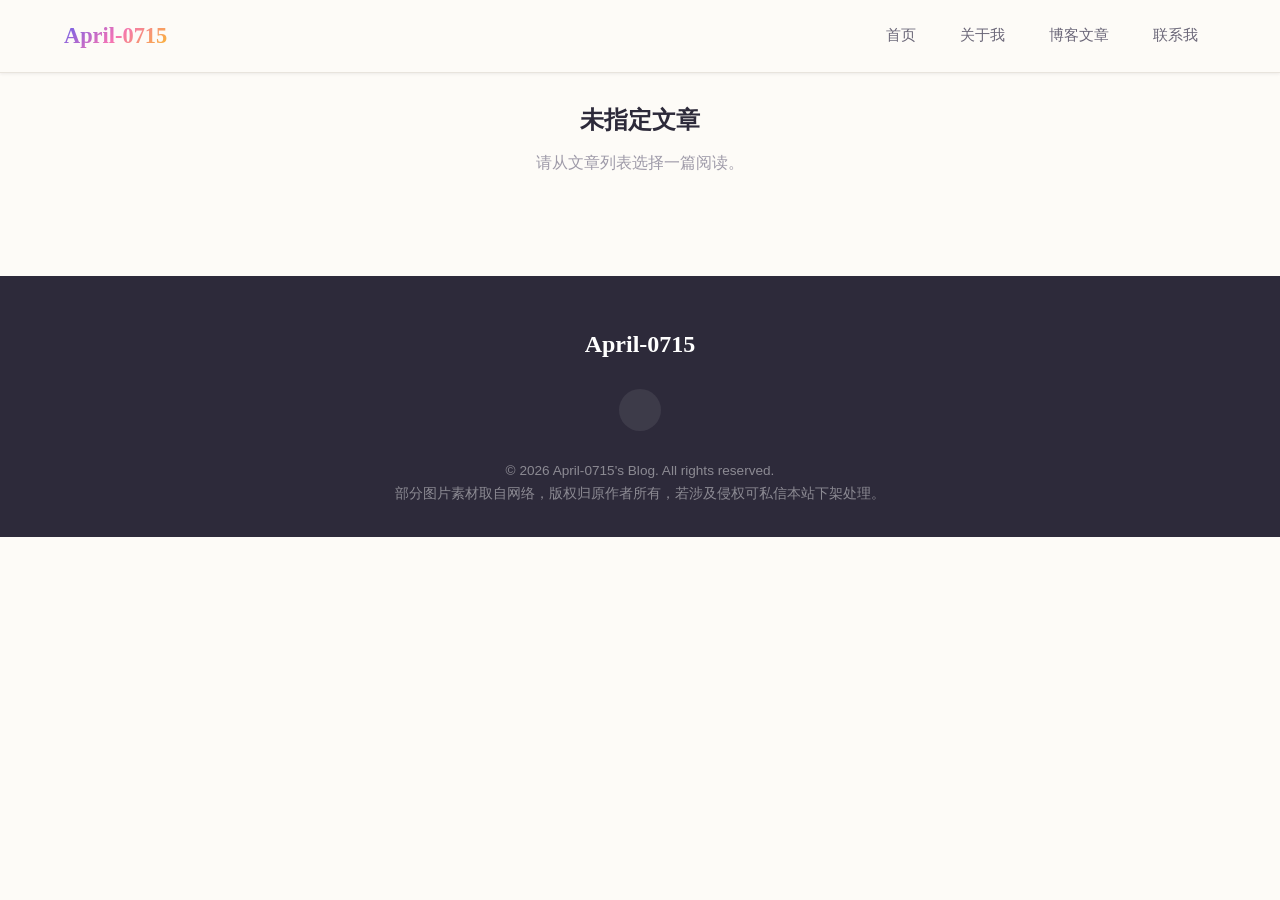
<file: article.html>
<!DOCTYPE html>
<html lang="zh-CN">
<head>
    <meta charset="UTF-8">
    <meta name="viewport" content="width=device-width, initial-scale=1.0">
    <meta name="description" content="阅读文章">
    <title>文章详情 — April-0715's Blog</title>
    <link rel="stylesheet" href="css/style.css">
    <link rel="stylesheet" href="css/article.css">
</head>
<body>

    <!-- ========== 导航栏 ========== -->
    <header>
        <nav class="navbar" id="navbar">
            <div class="navbar-inner">
                <a href="index.html" class="nav-logo">April-0715</a>
                <button class="nav-toggle" id="navToggle" aria-label="展开菜单">
                    <span></span>
                    <span></span>
                    <span></span>
                </button>
                <ul class="nav-links" id="navLinks">
                    <li><a href="index.html" class="nav-link">首页</a></li>
                    <li><a href="index.html#about" class="nav-link">关于我</a></li>
                    <li><a href="contents.html" class="nav-link active">博客文章</a></li>
                    <li><a href="index.html#contact" class="nav-link">联系我</a></li>
                </ul>
            </div>
        </nav>
    </header>

    <!-- ========== 文章内容区 ========== -->
    <main id="articleMain">
        <div class="loading">加载中...</div>
    </main>

    <!-- ========== 页脚 ========== -->
    <footer id="contact" class="footer">
        <div class="footer-inner">
            <div class="footer-brand">April-0715</div>
            <div class="footer-social">
                <a href="https://github.com/April-0715" title="GitHub" aria-label="GitHub">GitHub</a>
            </div>
            <p>&copy; 2026 April-0715's Blog. All rights reserved.</p>
            <p>部分图片素材取自网络，版权归原作者所有，若涉及侵权可私信本站下架处理。</p>
        </div>
    </footer>

    <!-- ========== 回到顶部 ========== -->
    <button class="back-to-top" id="backToTop" aria-label="回到顶部" title="回到顶部">↑</button>

    <script src="js/articles-data.js"></script>
    <script src="js/script.js"></script>
    <script src="js/article.js"></script>
</body>
</html>
</file>
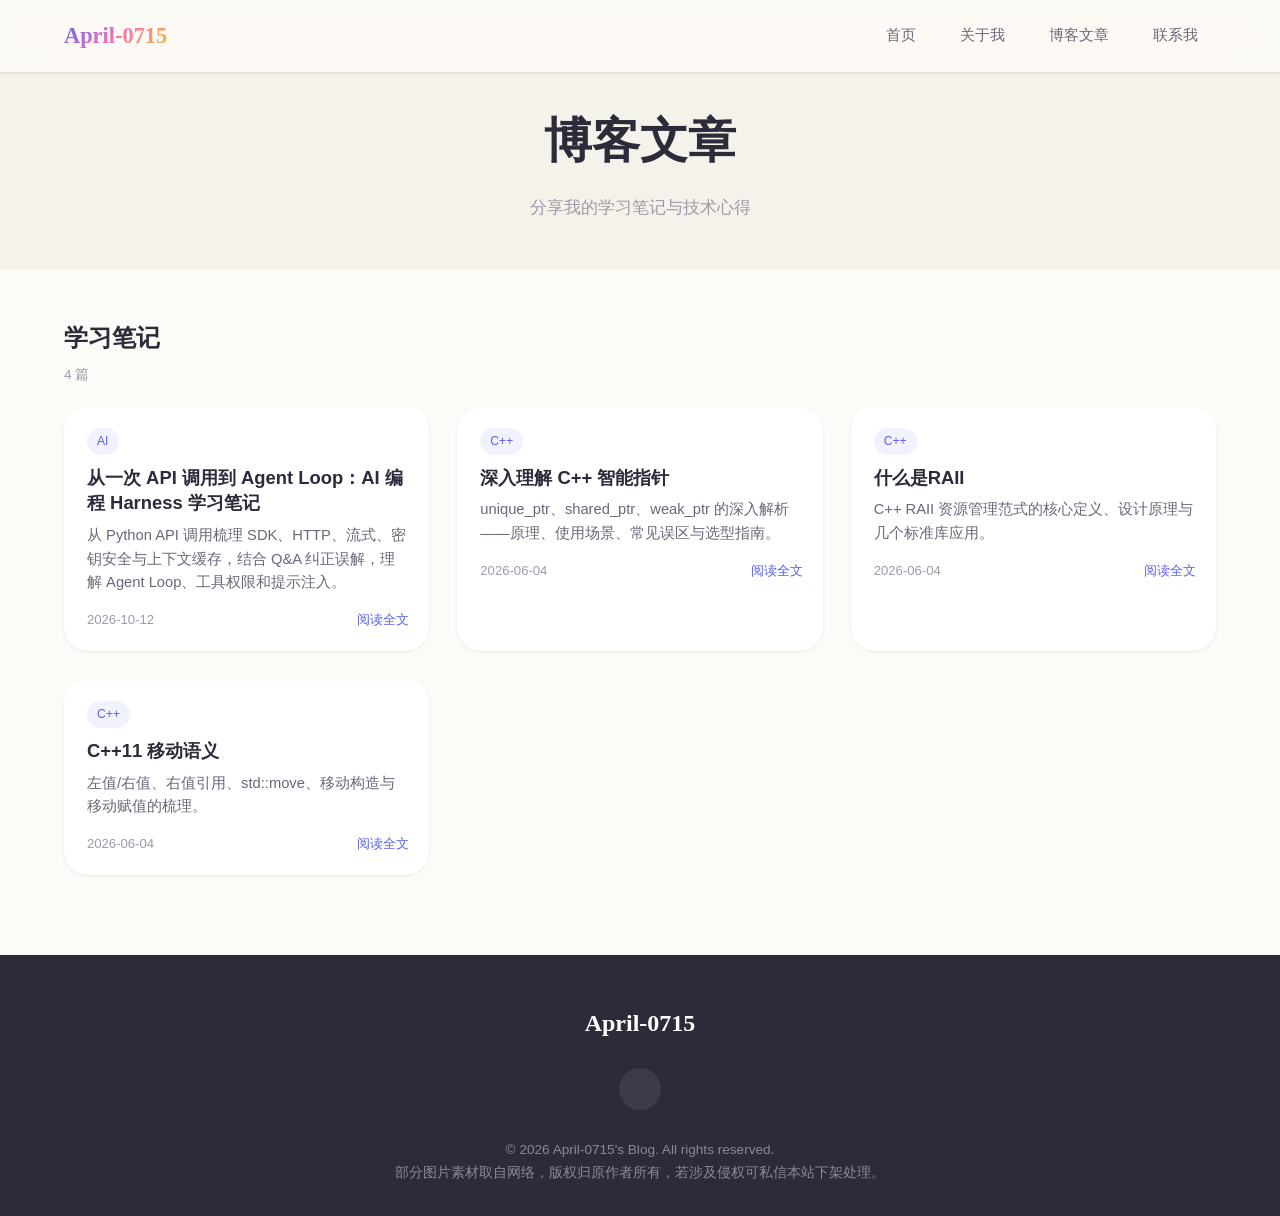
<file: contents.html>
<!DOCTYPE html>
<html lang="zh-CN">
<head>
    <meta charset="UTF-8">
    <meta name="viewport" content="width=device-width, initial-scale=1.0">
    <meta name="description" content="April-0715 的博客文章列表">
    <title>文章列表 — April-0715's Blog</title>
    <link rel="stylesheet" href="css/style.css">
    <link rel="stylesheet" href="css/contents.css">
</head>
<body>

    <!-- ========== 导航栏 ========== -->
    <header>
        <nav class="navbar" id="navbar">
            <div class="navbar-inner">
                <a href="index.html" class="nav-logo">April-0715</a>
                <button class="nav-toggle" id="navToggle" aria-label="展开菜单">
                    <span></span>
                    <span></span>
                    <span></span>
                </button>
                <ul class="nav-links" id="navLinks">
                    <li><a href="index.html" class="nav-link">首页</a></li>
                    <li><a href="index.html#about" class="nav-link">关于我</a></li>
                    <li><a href="contents.html" class="nav-link active">博客文章</a></li>
                    <li><a href="index.html#contact" class="nav-link">联系我</a></li>
                </ul>
            </div>
        </nav>
    </header>

    <!-- ========== 页面标题 ========== -->
    <section class="page-header">
        <h1>博客文章</h1>
        <p>分享我的学习笔记与技术心得</p>
    </section>

    <!-- ========== 文章列表 ========== -->
    <section class="articles-container" id="articlesContainer">
        <!-- 由 JS 动态渲染 -->
    </section>

    <!-- ========== 页脚 ========== -->
    <footer id="contact" class="footer">
        <div class="footer-inner">
            <div class="footer-brand">April-0715</div>
            <div class="footer-social">
                <a href="https://github.com/April-0715" title="GitHub" aria-label="GitHub">GitHub</a>
            </div>
            <p>&copy; 2026 April-0715's Blog. All rights reserved.</p>
            <p>部分图片素材取自网络，版权归原作者所有，若涉及侵权可私信本站下架处理。</p>
        </div>
    </footer>

    <!-- ========== 回到顶部 ========== -->
    <button class="back-to-top" id="backToTop" aria-label="回到顶部" title="回到顶部">↑</button>

    <script src="js/articles-data.js"></script>
    <script src="js/script.js"></script>
    <script src="js/contents.js"></script>
</body>
</html>
</file>
<file: css/style.css>
/* ============================================
   April-0715's Blog — 现代化美化样式
   ============================================ */

/* ---------- CSS 变量 ---------- */
:root {
    --color-primary: #5B5FEF;
    --color-primary-light: #8184F4;
    --color-accent: #F472B6;
    --color-accent-light: #F9A8D4;
    --color-bg: #FDFBF7;
    --color-bg-alt: #F5F1EB;
    --color-surface: #FFFFFF;
    --color-text: #2D2A3A;
    --color-text-secondary: #6B6778;
    --color-text-muted: #9E9AA8;
    --color-border: #E8E4DD;
    --color-shadow: rgba(45, 42, 58, 0.08);
    --color-shadow-strong: rgba(45, 42, 58, 0.15);
    --color-gradient-hero: linear-gradient(135deg, #5B5FEF 0%, #F472B6 50%, #FBBF24 100%);

    --font-display: 'Georgia', 'Noto Serif SC', 'STSong', serif;
    --font-body: 'Segoe UI', 'PingFang SC', 'Microsoft YaHei', sans-serif;
    --font-mono: 'JetBrains Mono', 'Fira Code', 'Cascadia Code', monospace;

    --radius-sm: 8px;
    --radius-md: 16px;
    --radius-lg: 24px;
    --radius-xl: 32px;

    --shadow-sm: 0 1px 3px var(--color-shadow);
    --shadow-md: 0 4px 20px var(--color-shadow);
    --shadow-lg: 0 8px 40px var(--color-shadow);
    --shadow-xl: 0 16px 60px var(--color-shadow-strong);

    --transition-fast: 0.2s cubic-bezier(0.4, 0, 0.2, 1);
    --transition-base: 0.35s cubic-bezier(0.4, 0, 0.2, 1);
    --transition-slow: 0.6s cubic-bezier(0.4, 0, 0.2, 1);

    --max-width: 1200px;
    --header-height: 72px;
}

/* ---------- 全局重置 ---------- */
*,
*::before,
*::after {
    margin: 0;
    padding: 0;
    box-sizing: border-box;
}

html {
    scroll-behavior: smooth;
    scroll-padding-top: var(--header-height);
}

body {
    font-family: var(--font-body);
    color: var(--color-text);
    line-height: 1.7;
    background-color: var(--color-bg);
    -webkit-font-smoothing: antialiased;
    -moz-osx-font-smoothing: grayscale;
    overflow-x: hidden;
}

img {
    max-width: 100%;
    height: auto;
    display: block;
}

a {
    color: inherit;
    text-decoration: none;
}

ul {
    list-style: none;
}

/* ---------- 通用工具类 ---------- */
.section-title {
    font-family: var(--font-display);
    font-size: 2rem;
    font-weight: 700;
    text-align: center;
    color: var(--color-text);
    margin-bottom: 8px;
    letter-spacing: -0.02em;
}

.section-subtitle {
    font-size: 1rem;
    color: var(--color-text-muted);
    text-align: center;
    margin-bottom: 48px;
    font-weight: 400;
}

.section-title::after {
    content: '';
    display: block;
    width: 48px;
    height: 3px;
    background: var(--color-gradient-hero);
    border-radius: 3px;
    margin: 12px auto 0;
}

/* ---------- 导航栏 ---------- */
.navbar {
    position: fixed;
    top: 0;
    left: 0;
    right: 0;
    z-index: 1000;
    background: rgba(253, 251, 247, 0.18);
    backdrop-filter: blur(18px) saturate(180%);
    -webkit-backdrop-filter: blur(18px) saturate(180%);
    border-bottom: 1px solid transparent;
    transition: var(--transition-base);
    padding: 0;
}

.navbar.scrolled {
    background: rgba(253, 251, 247, 0.88);
    border-bottom-color: var(--color-border);
    box-shadow: var(--shadow-sm);
}

.navbar-inner {
    max-width: var(--max-width);
    margin: 0 auto;
    display: flex;
    align-items: center;
    justify-content: space-between;
    padding: 0 24px;
    height: var(--header-height);
}

.nav-logo {
    font-family: var(--font-display);
    font-size: 1.4rem;
    font-weight: 700;
    background: var(--color-gradient-hero);
    -webkit-background-clip: text;
    -webkit-text-fill-color: transparent;
    background-clip: text;
}

.nav-links {
    display: flex;
    align-items: center;
    gap: 8px;
}

.nav-link {
    display: inline-block;
    padding: 8px 18px;
    border-radius: 100px;
    font-size: 0.92rem;
    font-weight: 500;
    color: var(--color-text-secondary);
    transition: var(--transition-fast);
    position: relative;
}

.nav-link:hover {
    color: var(--color-primary);
    background: rgba(91, 95, 239, 0.06);
}

.nav-link.active {
    color: var(--color-primary);
    background: rgba(91, 95, 239, 0.1);
    font-weight: 600;
}

.nav-toggle {
    display: none;
    flex-direction: column;
    gap: 5px;
    cursor: pointer;
    padding: 4px;
    background: none;
    border: none;
}

.nav-toggle span {
    display: block;
    width: 24px;
    height: 2px;
    background: var(--color-text);
    border-radius: 2px;
    transition: var(--transition-fast);
}

/* ---------- 英雄区 ---------- */
.hero {
    width: 100%;
    height: 85vh;
    background-image: url("../assets/images/bg.png");
    background-size: cover;
    background-position: top center;
    background-repeat: no-repeat;
}

.btn {
    display: inline-flex;
    align-items: center;
    padding: 14px 28px;
    border-radius: 100px;
    font-size: 0.95rem;
    font-weight: 600;
    font-family: var(--font-body);
    cursor: pointer;
    border: none;
    transition: var(--transition-base);
    letter-spacing: 0.01em;
}

.btn-primary {
    background: var(--color-primary);
    color: #fff;
    box-shadow: 0 4px 20px rgba(91, 95, 239, 0.35);
}

.btn-primary:hover {
    background: var(--color-primary-light);
    transform: translateY(-2px);
    box-shadow: 0 6px 28px rgba(91, 95, 239, 0.45);
}

/* ---------- 关于我区域 ---------- */
.about {
    padding: 80px 24px;
    text-align: center;
    max-width: 700px;
    margin: 0 auto;
}

.avatar-wrapper {
    position: relative;
    display: inline-block;
    margin-bottom: 24px;
}

.avatar {
    width: 130px;
    height: 130px;
    border-radius: 50%;
    overflow: hidden;
    border: 4px solid var(--color-surface);
    box-shadow: var(--shadow-lg);
    position: relative;
    z-index: 2;
    transition: var(--transition-base);
}

.avatar:hover {
    transform: scale(1.04);
    box-shadow: var(--shadow-xl);
}

.avatar img {
    width: 100%;
    height: 100%;
    object-fit: cover;
}

.avatar-ring {
    position: absolute;
    inset: -8px;
    border-radius: 50%;
    background: var(--color-gradient-hero);
    z-index: 1;
    opacity: 0.6;
    animation: rotateGradient 6s linear infinite;
}

.about .name {
    font-family: var(--font-display);
    font-size: 1.8rem;
    font-weight: 700;
    margin-bottom: 12px;
    color: var(--color-text);
}

.about .intro {
    font-size: 1.05rem;
    color: var(--color-text-secondary);
    line-height: 1.8;
    margin-bottom: 28px;
}

.about-stats {
    display: flex;
    justify-content: center;
    gap: 40px;
    margin-top: 8px;
}

.stat-item {
    text-align: center;
}

.stat-num {
    font-family: var(--font-display);
    font-size: 1.8rem;
    font-weight: 700;
    color: var(--color-primary);
    display: block;
}

.stat-label {
    font-size: 0.85rem;
    color: var(--color-text-muted);
    margin-top: 2px;
}

/* ---------- 文章区 ---------- */
.works {
    padding: 80px 24px;
    background: var(--color-bg-alt);
    position: relative;
}

.works::before {
    content: '';
    position: absolute;
    top: -1px;
    left: 0;
    right: 0;
    height: 1px;
    background: linear-gradient(90deg, transparent, var(--color-border), transparent);
}

.works-grid {
    max-width: var(--max-width);
    margin: 0 auto;
    display: grid;
    grid-template-columns: repeat(auto-fill, minmax(270px, 1fr));
    gap: 24px;
}

.works-more {
    text-align: center;
    margin-top: 36px;
}

.work-item {
    position: relative;
    border-radius: var(--radius-lg);
    background: var(--color-surface);
    box-shadow: var(--shadow-sm);
    transition: var(--transition-base);
    cursor: pointer;
    border-top: 3px solid transparent;
}

.work-item:hover {
    transform: translateY(-4px);
    box-shadow: var(--shadow-lg);
    border-top-color: var(--color-primary);
}

.work-item-body {
    padding: 22px 20px 20px;
}

.work-item-tag {
    display: inline-block;
    padding: 3px 10px;
    border-radius: 100px;
    font-size: 0.76rem;
    font-weight: 500;
    color: var(--color-primary);
    background: rgba(91, 95, 239, 0.08);
    margin-bottom: 10px;
}

.work-item-body h4 {
    font-size: 1.05rem;
    font-weight: 600;
    color: var(--color-text);
    margin-bottom: 6px;
    line-height: 1.4;
}

.work-item-summary {
    font-size: 0.88rem;
    color: var(--color-text-secondary);
    line-height: 1.55;
    margin-bottom: 10px;
}

.work-item-body .work-date {
    font-size: 0.82rem;
    color: var(--color-text-muted);
}

/* ---------- 页脚 ---------- */
.footer {
    background: var(--color-text);
    color: rgba(255, 255, 255, 0.7);
    padding: 48px 24px 32px;
    text-align: center;
}

.footer-inner {
    max-width: var(--max-width);
    margin: 0 auto;
}

.footer-brand {
    font-family: var(--font-display);
    font-size: 1.5rem;
    font-weight: 700;
    color: #fff;
    margin-bottom: 24px;
}

.footer-social {
    display: flex;
    justify-content: center;
    gap: 18px;
    margin-bottom: 28px;
}

.footer-social a {
    display: flex;
    align-items: center;
    justify-content: center;
    width: 42px;
    height: 42px;
    border-radius: 50%;
    background-color: rgba(255, 255, 255, 0.08);
    background-image: url("https://cdn.simpleicons.org/github/cccccc");
    background-size: 22px;
    background-position: center;
    background-repeat: no-repeat;
    color: transparent;
    font-size: 0;
    transition: var(--transition-base);
}

.footer-social a:hover {
    background-color: var(--color-primary);
    background-image: url("https://cdn.simpleicons.org/github/ffffff");
    transform: translateY(-3px);
}

.footer p {
    font-size: 0.85rem;
    color: rgba(255, 255, 255, 0.45);
}

.footer .heart {
    color: var(--color-accent);
    display: inline-block;
    animation: heartbeat 1.5s ease-in-out infinite;
}

/* ---------- 回到顶部按钮 ---------- */
.back-to-top {
    position: fixed;
    bottom: 32px;
    right: 32px;
    width: 48px;
    height: 48px;
    border-radius: 50%;
    background: var(--color-primary);
    color: #fff;
    border: none;
    cursor: pointer;
    font-size: 1.2rem;
    box-shadow: var(--shadow-lg);
    opacity: 0;
    visibility: hidden;
    transform: translateY(12px);
    transition: var(--transition-base);
    z-index: 999;
    display: flex;
    align-items: center;
    justify-content: center;
}

.back-to-top.visible {
    opacity: 1;
    visibility: visible;
    transform: translateY(0);
}

.back-to-top:hover {
    background: var(--color-primary-light);
    transform: translateY(-4px);
    box-shadow: var(--shadow-xl);
}

/* ---------- 动画 ---------- */
@keyframes rotateGradient {
    from { transform: rotate(0deg); }
    to { transform: rotate(360deg); }
}

@keyframes heartbeat {
    0%, 100% { transform: scale(1); }
    15% { transform: scale(1.3); }
    30% { transform: scale(1); }
}

/* 滚动渐显 */
.reveal {
    opacity: 0;
    transform: translateY(24px);
    transition: opacity 0.7s ease-out, transform 0.7s ease-out;
}

.reveal.visible {
    opacity: 1;
    transform: translateY(0);
}

/* ---------- 响应式 ---------- */
@media (max-width: 768px) {
    :root {
        --header-height: 64px;
    }

    .hero {
        height: 60vh;
    }

    .section-title {
        font-size: 1.6rem;
    }

    .works-grid {
        grid-template-columns: repeat(2, 1fr);
        gap: 14px;
    }

    .nav-links {
        position: fixed;
        top: var(--header-height);
        left: 0;
        right: 0;
        background: rgba(253, 251, 247, 0.95);
        backdrop-filter: blur(20px);
        flex-direction: column;
        padding: 16px;
        gap: 4px;
        transform: translateY(-100%);
        opacity: 0;
        transition: var(--transition-base);
        pointer-events: none;
        border-bottom: 1px solid var(--color-border);
    }

    .nav-links.open {
        transform: translateY(0);
        opacity: 1;
        pointer-events: all;
    }

    .nav-toggle {
        display: flex;
    }

    .about-stats {
        gap: 24px;
    }

    .back-to-top {
        right: 16px;
        bottom: 24px;
        width: 42px;
        height: 42px;
    }
}

@media (max-width: 480px) {
    .works-grid {
        grid-template-columns: 1fr;
    }
}
</file>
<file: css/article.css>
/* ============================================
   文章详情页 (article.html) 专属样式
   ============================================ */

.article-header {
    padding: 100px 24px 32px;
    text-align: center;
    background: var(--color-bg-alt);
}

.article-header .tag {
    display: inline-block;
    padding: 4px 14px;
    border-radius: 100px;
    font-size: 0.8rem;
    font-weight: 500;
    color: var(--color-primary);
    background: rgba(91, 95, 239, 0.1);
    margin-bottom: 16px;
}

.article-header h1 {
    font-family: var(--font-display);
    font-size: clamp(1.8rem, 4.5vw, 2.8rem);
    color: var(--color-text);
    max-width: 800px;
    margin: 0 auto 14px;
    line-height: 1.3;
}

.article-header .meta {
    font-size: 0.9rem;
    color: var(--color-text-muted);
}

/* 文章正文 */
.article-content {
    max-width: 760px;
    margin: 0 auto;
    padding: 48px 24px 80px;
}

.article-content h1,
.article-content h2,
.article-content h3,
.article-content h4,
.article-content h5,
.article-content h6 {
    font-family: var(--font-display);
    color: var(--color-text);
    margin-top: 2em;
    margin-bottom: 0.6em;
    line-height: 1.35;
}

.article-content h2 {
    font-size: 1.5rem;
    padding-bottom: 8px;
    border-bottom: 2px solid var(--color-border);
}

.article-content h3 { font-size: 1.25rem; }
.article-content h4 { font-size: 1.1rem; }
.article-content h5 { font-size: 1rem; }
.article-content h6 { font-size: 0.92rem; color: var(--color-text-secondary); }

.article-content p {
    margin-bottom: 1.2em;
    color: var(--color-text);
    line-height: 1.85;
}

.article-content blockquote {
    margin: 1.5em 0;
    padding: 16px 22px;
    border-left: 4px solid var(--color-primary);
    background: rgba(91, 95, 239, 0.04);
    border-radius: 0 var(--radius-sm) var(--radius-sm) 0;
    color: var(--color-text-secondary);
}

.article-content blockquote p {
    margin: 0;
    color: inherit;
}

.article-content code {
    font-family: var(--font-mono);
    font-size: 0.88em;
    padding: 2px 7px;
    border-radius: 4px;
    background: var(--color-bg-alt);
    color: var(--color-primary);
}

.article-content del {
    color: var(--color-text-muted);
    text-decoration: line-through;
}

.article-content pre {
    position: relative;
    margin: 1.5em 0;
    padding: 20px 22px;
    border-radius: var(--radius-md);
    background: #1E1E2E;
    overflow-x: auto;
}

.article-content pre .code-lang {
    position: absolute;
    top: 10px;
    right: 16px;
    font-family: var(--font-mono);
    font-size: 0.7rem;
    color: rgba(205, 214, 244, 0.35);
    letter-spacing: 0.6px;
    text-transform: uppercase;
    pointer-events: none;
    user-select: none;
}

.article-content pre code {
    background: none;
    color: #CDD6F4;
    padding: 0;
    font-size: 0.88rem;
    line-height: 1.65;
}

.article-content ul,
.article-content ol {
    margin: 1em 0;
    padding-left: 24px;
}

.article-content li {
    margin-bottom: 0.4em;
    line-height: 1.7;
}

.article-content .task-item {
    list-style: none;
}
.article-content .task-item input[type="checkbox"] {
    margin-right: 8px;
    accent-color: var(--color-primary);
    transform: translateY(1px);
}

.article-content a {
    color: var(--color-primary);
    text-decoration: underline;
    text-underline-offset: 3px;
}

.article-content a:hover {
    color: var(--color-primary-light);
}

.article-content table {
    width: 100%;
    border-collapse: collapse;
    margin: 1.5em 0;
    font-size: 0.93rem;
}

.article-content th {
    background: var(--color-bg-alt);
    font-weight: 600;
    padding: 10px 14px;
    border: 1px solid var(--color-border);
    text-align: left;
}

.article-content td {
    padding: 8px 14px;
    border: 1px solid var(--color-border);
}

.article-content hr {
    border: none;
    height: 1px;
    background: var(--color-border);
    margin: 2.5em 0;
}

.article-content img {
    border-radius: var(--radius-md);
    margin: 1.5em auto;
}

/* 返回链接 */
.back-link {
    display: inline-flex;
    align-items: center;
    gap: 6px;
    color: var(--color-text-muted);
    font-size: 0.92rem;
    margin-bottom: 32px;
    transition: var(--transition-fast);
}

.back-link:hover {
    color: var(--color-primary);
}

/* 加载 / 错误状态 */
.loading,
.not-found {
    text-align: center;
    padding: 100px 24px;
    color: var(--color-text-muted);
}

.not-found h2 {
    font-family: var(--font-display);
    color: var(--color-text);
    margin-bottom: 8px;
}

@media (max-width: 768px) {
    .article-content {
        padding: 28px 18px 60px;
    }

    .article-content pre {
        padding: 14px 16px;
        margin-left: -18px;
        margin-right: -18px;
        border-radius: 0;
    }
}
</file>
<file: css/contents.css>
/* ============================================
   文章列表页 (contents.html) 专属样式
   ============================================ */

.page-header {
    padding: 100px 24px 48px;
    text-align: center;
    background: var(--color-bg-alt);
}

.page-header h1 {
    font-family: var(--font-display);
    font-size: clamp(2rem, 5vw, 3rem);
    color: var(--color-text);
    margin-bottom: 12px;
}

.page-header p {
    color: var(--color-text-muted);
    font-size: 1.05rem;
}

.articles-container {
    max-width: var(--max-width);
    margin: 0 auto;
    padding: 48px 24px 80px;
}

/* 分类区块 */
.category-section {
    margin-bottom: 48px;
}

.category-section:last-child {
    margin-bottom: 0;
}

.category-title {
    font-family: var(--font-display);
    font-size: 1.5rem;
    font-weight: 700;
    color: var(--color-text);
    margin-bottom: 4px;
}

.category-count {
    font-size: 0.85rem;
    color: var(--color-text-muted);
    margin-bottom: 20px;
}

.article-card-grid {
    display: grid;
    grid-template-columns: repeat(auto-fill, minmax(340px, 1fr));
    gap: 28px;
}

/* 文章卡片 */
.article-card {
    background: var(--color-surface);
    border-radius: var(--radius-lg);
    box-shadow: var(--shadow-sm);
    transition: var(--transition-base);
    display: flex;
    flex-direction: column;
    border-left: 3px solid transparent;
}

.article-card:hover {
    transform: translateY(-3px);
    box-shadow: var(--shadow-lg);
    border-left-color: var(--color-primary);
}

.article-card-body {
    padding: 22px 20px 20px;
    flex: 1;
    display: flex;
    flex-direction: column;
}

.card-tag {
    display: inline-block;
    align-self: flex-start;
    padding: 3px 10px;
    border-radius: 100px;
    font-size: 0.76rem;
    font-weight: 500;
    color: var(--color-primary);
    background: rgba(91, 95, 239, 0.08);
    margin-bottom: 10px;
}

.article-card-body h3 {
    font-size: 1.15rem;
    font-weight: 600;
    color: var(--color-text);
    margin-bottom: 8px;
    line-height: 1.4;
}

.article-card-body .card-summary {
    font-size: 0.92rem;
    color: var(--color-text-secondary);
    line-height: 1.6;
    flex: 1;
    margin-bottom: 14px;
}

.article-card-body .card-meta {
    display: flex;
    align-items: center;
    justify-content: space-between;
    font-size: 0.82rem;
    color: var(--color-text-muted);
}

.card-meta .read-more {
    color: var(--color-primary);
    font-weight: 500;
    transition: var(--transition-fast);
}

.article-card:hover .read-more {
    color: var(--color-primary-light);
}

/* 暂无文章占位 */
.empty-state {
    grid-column: 1 / -1;
    text-align: center;
    padding: 80px 20px;
    color: var(--color-text-muted);
}

.empty-state .icon {
    font-size: 3rem;
    margin-bottom: 16px;
}

/* 响应式 */
@media (max-width: 768px) {
    .article-card-grid {
        grid-template-columns: 1fr;
        gap: 20px;
    }

    .category-title {
        font-size: 1.3rem;
    }

    .page-header {
        padding: 80px 20px 36px;
    }
}
</file>
